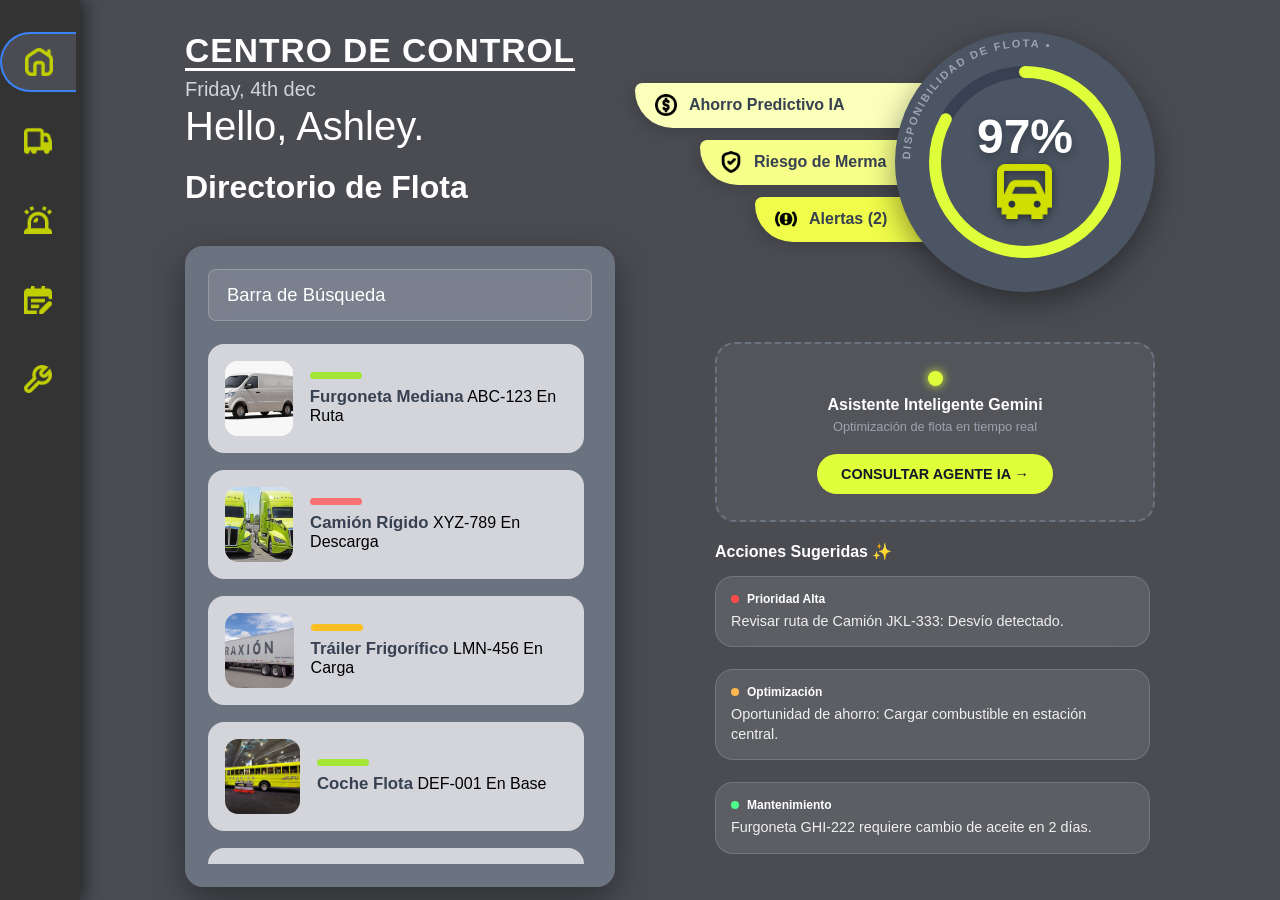
<file: index.html>
<!DOCTYPE html>
<html lang="en">
<head>
    <meta charset="UTF-8">
    <meta name="viewport" content="width=device-width, initial-scale=1.0">
    <title>CENTRO DE CONTROL</title>
    <link rel="stylesheet" href="style.css">
</head>
<body>

    <div class="layout-principal">

        <aside class="sidebar">
            <nav class="nav-principal">
                <a href="#" class="nav-item activo" title="Inicio">
                    <img src="menu lateral/chimenea-de-la-casa.png" alt="">
                </a>
                <a href="#" class="nav-item" title="Flota">
                    <img src="menu lateral/movimiento-de-camiones.png" alt="Flota" class="icono-nav">
                </a>
                <a href="#" class="nav-item" title="Alertas">
                    <img src="menu lateral/luz-emergencia-encendida.png" alt="Alertas" class="icono-nav">
                </a>
                <a href="#" class="nav-item" title="Agenda">
                    <img src="menu lateral/calendario-lineas-boligrafo.png" alt="Agenda" class="icono-nav">
                </a>
                <a href="#" class="nav-item" title="Mantenimiento">
                    <img src="menu lateral/llave-inglesa-alternativa.png" alt="Mantenimiento" class="icono-nav">
                </a>
            </nav>
        </aside>

        <main class="contenido-principal">
            
            <div class="columna-izquierda">
                
                <header class="header-dashboard">
                    <h1 class="titulo-pagina">CENTRO DE CONTROL</h1>
                    <p class="fecha-dia" id="fecha-actual">Cargando fecha...</p>
                    <p class="saludo-usuario">Hello, Ashley.</p>
                    <h2 class="subtitulo-directorio">Directorio de Flota</h2>
                </header>

                <section class="panel-unidades">
                    <div class="contenedor-busqueda">
                        <input type="text" placeholder="Barra de Búsqueda" class="barra-busqueda">
                        <span class="icono-busqueda"></span>
                    </div>

                    <div class="lista-unidades">
                        <div class="tarjeta-unidad">
                            <div class="imagen-vehiculo"><img src="src/Dongfeng-Mini-Van-Cargo-1024x597.jpg" alt="Vehículo"></div>
                            <div class="info-vehiculo">
                                <div class="etiqueta-color bg-verde"></div>
                                <div class="detalles-texto">
                                    <span class="tipo">Furgoneta Mediana</span>
                                    <span class="placa">ABC-123</span>
                                    <span class="estado">En Ruta</span>
                                </div>
                            </div>
                        </div>

                        <div class="tarjeta-unidad">
                            <div class="imagen-vehiculo"><img src="src/traxion-kenworth-1024x597.jpg"Vehículo"></div>
                            <div class="info-vehiculo">
                                <div class="etiqueta-color bg-rojo"></div>
                                <div class="detalles-texto">
                                    <span class="tipo">Camión Rígido</span>
                                    <span class="placa">XYZ-789</span>
                                    <span class="estado">En Descarga</span>
                                </div>
                            </div>
                        </div>

                        <div class="tarjeta-unidad">
                            <div class="imagen-vehiculo"><img src="src/Web_Photo_Editor-2021-07-22T151834.570.jpg"Vehículo"></div>
                            <div class="info-vehiculo">
                                <div class="etiqueta-color bg-naranja"></div>
                                <div class="detalles-texto">
                                    <span class="tipo">Tráiler Frigorífico</span>
                                    <span class="placa">LMN-456</span>
                                    <span class="estado">En Carga</span>
                                </div>
                            </div>
                        </div>

                        <div class="tarjeta-unidad">
                            <div class="imagen-vehiculo"><img src="src/LIPU-Traxion.jpg" alt="Vehículo"></div>
                            <div class="info-vehiculo">
                                <div class="etiqueta-color bg-verde"></div>
                                <div class="detalles-texto">
                                    <span class="tipo">Coche Flota</span>
                                    <span class="placa">DEF-001</span>
                                    <span class="estado">En Base</span>
                                </div>
                            </div>
                        </div>

                        <div class="tarjeta-unidad">
                            <div class="imagen-vehiculo"><img src="src/JAC-Sunray-City-Cargo-2026-a-1024x597.jpg" alt="Vehículo"></div>
                            <div class="info-vehiculo">
                                <div class="etiqueta-color bg-verde"></div>
                                <div class="detalles-texto">
                                    <span class="tipo">Furgoneta Pequeña</span>
                                    <span class="placa">GHI-222</span>
                                    <span class="estado">En Ruta</span>
                                </div>
                            </div>
                        </div>

                        <div class="tarjeta-unidad">
                            <div class="imagen-vehiculo"><img src="src/TRaxion-operadores-1024x597.jpg" alt=""></div>
                            <div class="info-vehiculo">
                                <div class="etiqueta-color bg-rojo"></div>
                                <div class="detalles-texto">
                                    <span class="tipo">Camión Lona</span>
                                    <span class="placa">JKL-333</span>
                                    <span class="estado">En Descarga</span>
                                </div>
                            </div>
                        </div>
                    </div>
                </section>

            </div> 


        <div class="panel-indicadores-derecha">
        
        <div class="contenedor-indicadores-superiores">
            
            <div class="fichas-laterales">
                <a href="#" class="ficha ficha-ahorro">
                    <div class="icono-ficha"><img src="Panel derecho/usd-circulo.png" alt=""></div>
                    <span>Ahorro Predictivo IA</span>
                </a>
                <a href="#" class="ficha ficha-riesgo">
                    <div class="icono-ficha"><img src="Panel derecho/verificacion-de-escudo.png" alt="Escudo"></div>
                    <span>Riesgo de Merma</span>
                </a>
                <a href="#" class="ficha ficha-alerta">
                    <div class="icono-ficha"><img src="Panel derecho/advertencia-de-motor.png" alt="!"></div>
                    <span>Alertas (2)</span>
                </a>
            </div>

            <div class="circulo-principal">
                <svg width="260" height="260" viewBox="0 0 260 260" class="svg-animado">
                    <path id="ruta-texto" d="M 130, 15 A 115 115 0 1 1 129.9 15" fill="none" />
                    <text class="texto-giratorio">
                        <textPath href="#ruta-texto" startOffset="0" text-anchor="middle">
                            DISPONIBILIDAD DE FLOTA • DISPONIBILIDAD DE FLOTA • 
                        </textPath>
                    </text>
                    <circle cx="130" cy="130" r="90" fill="none" stroke="#374151" stroke-width="12" />
                    <circle cx="130" cy="130" r="90" fill="none" stroke="#E0FF3B" stroke-width="12" stroke-linecap="round" class="barra-progreso" />
                </svg>

                <div class="contenido-central-circulo">
                    <span class="numero-porcentaje">97%</span>
                    <div class="icono-camion-centro">
                        <img src="Panel derecho/frente-de-camion.png" alt="Camión">
                    </div>
                </div>
            </div>

        </div> <div class="seccion-interactiva-derecha">
            
            <div id="contenedor-chatbot-ia" class="chatbot-placeholder">
                <div class="chatbot-simulado" style="display: flex; flex-direction: column; align-items: center; justify-content: center; height: 100%; text-align: center; padding: 20px;">
                    <div class="bot-status" style="background: #E0FF3B; width: 15px; height: 15px; border-radius: 50%; box-shadow: 0 0 10px #E0FF3B; margin-bottom: 10px;"></div>
                    <p style="color: #fff; font-weight: bold; margin-bottom: 5px;">Asistente Inteligente Gemini</p>
                    <span class="status-text" style="color: #9ca3af; font-size: 0.8rem; margin-bottom: 20px;">Optimización de flota en tiempo real</span>
                    <a href="https://gemini.google.com/gem/1MxgQKnUPrrs85gjZakCyP_hOJ7XoaCNW" 
                    target="_blank" 
                    style="background-color: #E0FF3B; color: #111827; padding: 12px 24px; border-radius: 30px; text-decoration: none; font-weight: bold; font-size: 0.9rem; transition: transform 0.2s;">
                    CONSULTAR AGENTE IA →
                    </a>
                </div>
</div>

            <div class="acciones-sugeridas-container">
                <h3 class="titulo-sugerencias">Acciones Sugeridas ✨</h3>
                
                <div class="carrusel-sugerencias">
                    <div class="tarjeta-sugerencia riesgo-alto">
                        <div class="sugerencia-header">
                            <span class="dot"></span>
                            <span class="nivel">Prioridad Alta</span>
                        </div>
                        <p>Revisar ruta de Camión JKL-333: Desvío detectado.</p>
                    </div>

                    <div class="tarjeta-sugerencia riesgo-medio">
                        <div class="sugerencia-header">
                            <span class="dot"></span>
                            <span class="nivel">Optimización</span>
                        </div>
                        <p>Oportunidad de ahorro: Cargar combustible en estación central.</p>
                    </div>

                    <div class="tarjeta-sugerencia riesgo-bajo">
                        <div class="sugerencia-header">
                            <span class="dot"></span>
                            <span class="nivel">Mantenimiento</span>
                        </div>
                        <p>Furgoneta GHI-222 requiere cambio de aceite en 2 días.</p>
                    </div>
                </div>
            </div>

        </div>
     </div> 
    
    
    </main>
    </div> 




    <script>
        function obtenerFechaActual() {
            const fecha = new Date();
            const diasSemana = ['Sunday', 'Monday', 'Tuesday', 'Wednesday', 'Thursday', 'Friday', 'Saturday'];
            const meses = ['jan', 'feb', 'mar', 'apr', 'may', 'jun', 'jul', 'aug', 'sep', 'oct', 'nov', 'dec'];
            
            const diaNombre = diasSemana[fecha.getDay()];
            const diaNumero = fecha.getDate();
            const mesNombre = meses[fecha.getMonth()];
            
            let sufijo = 'th';
            if (diaNumero === 1 || diaNumero === 21 || diaNumero === 31) sufijo = 'st';
            else if (diaNumero === 2 || diaNumero === 22) sufijo = 'nd';
            else if (diaNumero === 3 || diaNumero === 23) sufijo = 'rd';

            const fechaFormateada = `${diaNombre}, ${diaNumero}${sufijo} ${mesNombre}`;
            document.getElementById('fecha-actual').textContent = fechaFormateada;
        }
        obtenerFechaActual();
    </script>

</body>
</html>
</file>
<file: style.css>
/* =========================================
   1. VARIABLES Y RESETEO
========================================= */
:root {
  --verde-tx: #C4D600;       
  --bg-sidebar: #333333;     
  --bg-main: #4A4C52;        
  --ancho-sidebar: 80px;
}

* {
  margin: 0;
  padding: 0;
  box-sizing: border-box;
  font-family: 'Montserrat', sans-serif;
}

body {
  background-color: #1A1A1A;
  overflow: hidden; 
}

/* =========================================
   2. LAYOUT PRINCIPAL
========================================= */
.layout-principal {
  display: flex;
  height: 100vh;
  width: 100vw;
}

/* =========================================
   3. SIDEBAR (CON SOMBRA)
========================================= */

/* --- Títulos --- */
 h2 {
    margin-top: 20px;
    font-size: 32px;
    /* Pega un poco el nombre al subtítulo */
}

.sidebar {
  width: var(--ancho-sidebar);
  background-color: var(--bg-sidebar);
  display: flex;
  flex-direction: column;
  padding-top: 2rem;
  z-index: 100;
  box-shadow: 5px 0 15px rgba(0, 0, 0, 0.5); 
}

.nav-principal {
  display: flex;
  flex-direction: column;
  gap: 1.2rem;
}

.nav-item {
  width: 95%;
  height: 60px;
  display: flex;
  justify-content: center;
  align-items: center;
  text-decoration: none;
  transition: all 0.3s ease;
  border-radius: 30px 0 0 30px; 
  border: 2px solid transparent;
}

.nav-item:hover { background-color: var(--bg-main); }

.nav-item.activo {
  background-color: var(--bg-main);
  border-color: #3B82F6;
  border-right: none;
}

.nav-item img { width: 28px; height: 28px; }

/* =========================================
   4. ÁREA DE CONTENIDO (CENTRADOR)
========================================= */
.contenido-principal {
  flex-grow: 1;
  background-color: var(--bg-main);
  overflow-y: auto;
  display: flex;
  justify-content: center; 
  align-items: flex-start;
  padding: 50px 20px;
  gap: 80px; 
}

/* =========================================
   5. COLUMNA IZQUIERDA
========================================= */
.columna-izquierda {
  display: flex;
  flex-direction: column;
  width: 100%;
  max-width: 430px; 
}

.header-dashboard {
  color: #FFFFFF;
  margin-bottom: 40px;
}

.titulo-pagina {
  font-size: 2.1rem;
  font-weight: 700;
  text-decoration: underline;
  text-underline-offset: 6px;
  letter-spacing: 1px;
  margin-bottom: 0.5rem;
}

.fecha-dia {
  font-size: 1.25rem;
  font-weight: 300;
  color: #D1D5DB;
  margin-bottom: 0.2rem;
}

.saludo-usuario {
  font-size: 2.5rem;
  font-weight: 400;
}

.panel-unidades {
  background-color: #6B7280;
  border-radius: 18px;
  padding: 23px;
  width: 100%;
  box-shadow: 0 12px 35px rgba(0, 0, 0, 0.4);
  display: flex;
  flex-direction: column;
  gap: 23px;
}

/* BÚSQUEDA Y LISTA */
.contenedor-busqueda { position: relative; width: 100%; }
.barra-busqueda {
  width: 100%;
  padding: 14px 45px 14px 18px;
  border-radius: 8px;
  border: 1px solid rgba(255, 255, 255, 0.2);
  background: rgba(255, 255, 255, 0.1);
  backdrop-filter: blur(8px);
  color: #FFFFFF;
  font-size: 1.15rem;
  outline: none;
}
.barra-busqueda::placeholder{
  color: white;
}

.lista-unidades {
  display: flex;
  flex-direction: column;
  gap: 17px;
  max-height: 520px;
  overflow-y: auto;
  padding-right: 8px;
}

/* TARJETAS */
.tarjeta-unidad {
  background: rgba(229, 231, 235, 0.85);
  backdrop-filter: blur(5px);
  border-radius: 16px;
  padding: 17px;
  display: flex;
  align-items: center;
  gap: 17px;
  transition: transform 0.2s ease;
}
.tarjeta-unidad:hover { transform: translateY(-2px); background: #fff; }

.imagen-vehiculo {
  width: 75px; height: 75px;
  background-color: #FFFFFF;
  border-radius: 13px;
  display: flex; justify-content: center; align-items: center;
  overflow: hidden;
}
.imagen-vehiculo img { width: 100%; height: 100%; object-fit: cover; }

.etiqueta-color { height: 7px; width: 52px; border-radius: 4px; margin-bottom: 8px; }
.bg-verde { background-color: #A3E635; }
.bg-naranja { background-color: #FBBF24; }
.bg-rojo { background-color: #F87171; }

.tipo { font-size: 1.05rem; font-weight: 700; color: #374151; }


.panel-indicadores-derecha {
    display: flex;
    flex-direction: column;
    align-items: center; 
    gap: 40px;
    width: 480px; 
    padding: 20px;
}


.contenedor-indicadores-superiores {
    position: relative;
    width: 100%;
    height: 280px; 
    display: flex;
    justify-content: flex-end; 
    align-items: center;
    margin-top: -30px;
}


.fichas-laterales {
    position: absolute;
    left: 0;
    display: flex;
    flex-direction: column;
    gap: 12px;
    z-index: 5; 
}

.ficha {
    display: flex;
    align-items: center;
    gap: 12px;
    text-decoration: none;
    color: #374151;
    font-weight: 700;
    border-radius: 12px 0 0 63px;
    box-shadow: -4px 4px 15px rgba(0, 0, 0, 0.15);
    transition: all 0.3s ease;
    white-space: nowrap;
    height: 45px; 
   
}

.ficha-ahorro { 
    background-color: #FAFFBA; 
    width: 400px; 
    margin-right: -20px;
     margin-left: -80px;
      padding-left: 20px;
  
}


.ficha-riesgo { 
    background-color: #F7FF8A; 
    width: 250px; 
    margin-right: -80px;
    margin-left: -15px; 
     padding-left: 20px;
}


.ficha-alerta { 
    background-color: #EFFC49; 
    width: 220px; 
    margin-right: -60px;
    margin-left: 40px; 
      padding-left: 20px;
}


.ficha span {
    flex-grow: 1;
    text-align: left;
}
.ficha:hover { transform: translateX(-10px); }

.icono-ficha {
  width: 22px;
  height: 22px;
  display: flex;
  align-items: center;
  justify-content: center;
}

.icono-ficha img {
  width: 100%;
  height: auto;
}

.circulo-principal {
    position: relative;
    width: 260px;
    height: 260px;
    background-color: #4B5563;
    border-radius: 50%;
    z-index: 10; 
    display: flex;
    justify-content: center;
    align-items: center;
    box-shadow: 0 10px 30px rgba(0,0,0,0.4);
}

.svg-animado {
  position: absolute;
  top: 0; 
  left: 0;
  width: 100%;
  height: 100%;
  transform: rotate(-90deg); 
}

.barra-progreso {
  stroke-dasharray: 565;
  stroke-dashoffset: 565;
  animation: llenarBarra 1.5s cubic-bezier(0.2, 0.8, 0.2, 1) forwards;
}

@keyframes llenarBarra {
  to { stroke-dashoffset: 97; } 
}


.texto-giratorio {
  fill: #9CA3AF;
  font-size: 11px; 
  font-weight: 700;
  letter-spacing: 2px;
  text-transform: uppercase;
  animation: girarTexto 25s linear infinite; 
}

@keyframes girarTexto {
  from { stroke-dashoffset: 0; }
  to { stroke-dashoffset: 720; }
}


.contenido-central-circulo {
  display: flex;
  flex-direction: column;
  align-items: center;
  justify-content: center;
  color: #FFFFFF;
  z-index: 20;

  margin-top: 10px; 
}

.numero-porcentaje {
  font-size: 3rem; 
  font-weight: 800;
  line-height: 0.9;
  margin-bottom: 5px;
  text-shadow: 0 4px 10px rgba(0,0,0,0.3);
}

.icono-camion-centro { 
  width: 55px; 
  height: auto;
  display: flex;
  justify-content: center;
}

.icono-camion-centro img { 
  width: 100%; 
  height: auto;
  filter: drop-shadow(0 2px 4px rgba(0,0,0,0.5)); 
}



.seccion-interactiva-derecha {
    width: 100%;
    display: flex;
    flex-direction: column;
    gap: 20px;
}


#contenedor-chatbot-ia {
    width: 100%;
    height: 180px;
    border: 2px dashed #6B7280;
    border-radius: 20px;
    background: rgba(255, 255, 255, 0.05);
    display: flex;
    justify-content: center;
    align-items: center;
}

.chatbot-simulado {
    text-align: center;
    color: #9CA3AF;
}

.bot-status {
    width: 12px;
    height: 12px;
    background: #FFB84D; 
    border-radius: 50%;
    margin: 0 auto 10px;
    animation: pulso 1.5s infinite;
}

@keyframes pulso {
    0% { transform: scale(1); opacity: 1; }
    50% { transform: scale(1.3); opacity: 0.5; }
    100% { transform: scale(1); opacity: 1; }
}

.acciones-sugeridas-container {
    width: 100%;
}

.titulo-sugerencias {
    color: white;
    font-size: 1rem;
    margin-bottom: 15px;
    font-weight: 600;
}

.carrusel-sugerencias {
    display: flex;
    flex-direction: column;
    gap: 12px;
    max-height: 300px;
    overflow-y: auto;
    padding-right: 5px;
}


.tarjeta-sugerencia {
    background: rgba(255, 255, 255, 0.1);
    backdrop-filter: blur(15px); 
    -webkit-backdrop-filter: blur(15px);
    border: 1px solid rgba(255, 255, 255, 0.15);
    border-radius: 18px;
    
    color: white;
    transition: all 0.3s cubic-bezier(0.2, 0.8, 0.2, 1);
    opacity: 0; 
    transform: translateY(20px);
    animation: entradaSuave 0.6s forwards;
    padding: 15px;
    margin-bottom: 10px;
    
}


.tarjeta-sugerencia:nth-child(1) { animation-delay: 0.2s; }
.tarjeta-sugerencia:nth-child(2) { animation-delay: 0.4s; }
.tarjeta-sugerencia:nth-child(3) { animation-delay: 0.6s; }

@keyframes entradaSuave {
    to { opacity: 1; transform: translateY(0); }
}

.tarjeta-sugerencia:hover {
    transform: scale(1.02);
    background: rgba(255, 255, 255, 0.15);
    border-color: rgba(255, 255, 255, 0.3);
}

/* Clasificación por niveles */
.sugerencia-header {
    display: flex;
    align-items: center;
    gap: 8px;
    font-size: 0.75rem;
    font-weight: bold;
    margin-bottom: 5px;
}

.dot { width: 8px; height: 8px; border-radius: 50%; }
.riesgo-alto .dot { background: #FF4D4D; }
.riesgo-medio .dot { background: #FFB84D; }
.riesgo-bajo .dot { background: #4DFF88; }

.tarjeta-sugerencia p {
    font-size: 0.9rem;
    line-height: 1.4;
    margin: 0;
    opacity: 0.9;
}




.layout-principal {
  display: flex;
  height: 100vh;
  width: 100vw;
}


.sidebar {
  width: var(--ancho-sidebar);
  background-color: var(--bg-sidebar);
  display: flex;
  flex-direction: column;
  padding-top: 2rem;
  z-index: 10;

  box-shadow: 5px 0 15px rgba(0, 0, 0, 0.5); 
}

.nav-principal {
  display: flex;
  flex-direction: column;
  gap: 1.2rem;
}

/* =========================================
   4. ÍTEMS DEL MENÚ (PC)
========================================= */
.nav-item {
  width: 95%;
  margin-left: 0; /* Pegado a la izquierda */
  height: 60px;
  display: flex;
  justify-content: center;
  align-items: center;
  text-decoration: none;
  transition: all 0.3s ease;

  /* PARTE REDONDA IZQUIERDA / PLANA DERECHA */
  border-radius: 30px 0 0 30px; 
  border: 2px solid transparent;
}


.nav-item:hover {
  background-color: var(--bg-main);
}


.nav-item.activo {
  background-color: var(--bg-main);
  border-color: #3B82F6;
  border-right: none; 
}

.icono-nav {
  width: 28px;
  height: 28px;
  object-fit: contain;
}

/* =========================================
   5. CONTENIDO PRINCIPAL
========================================= */
.contenido-principal {
  flex-grow: 1;
  background-color: var(--bg-main);
  padding: 2rem;
  overflow-y: auto;
}
</file>
